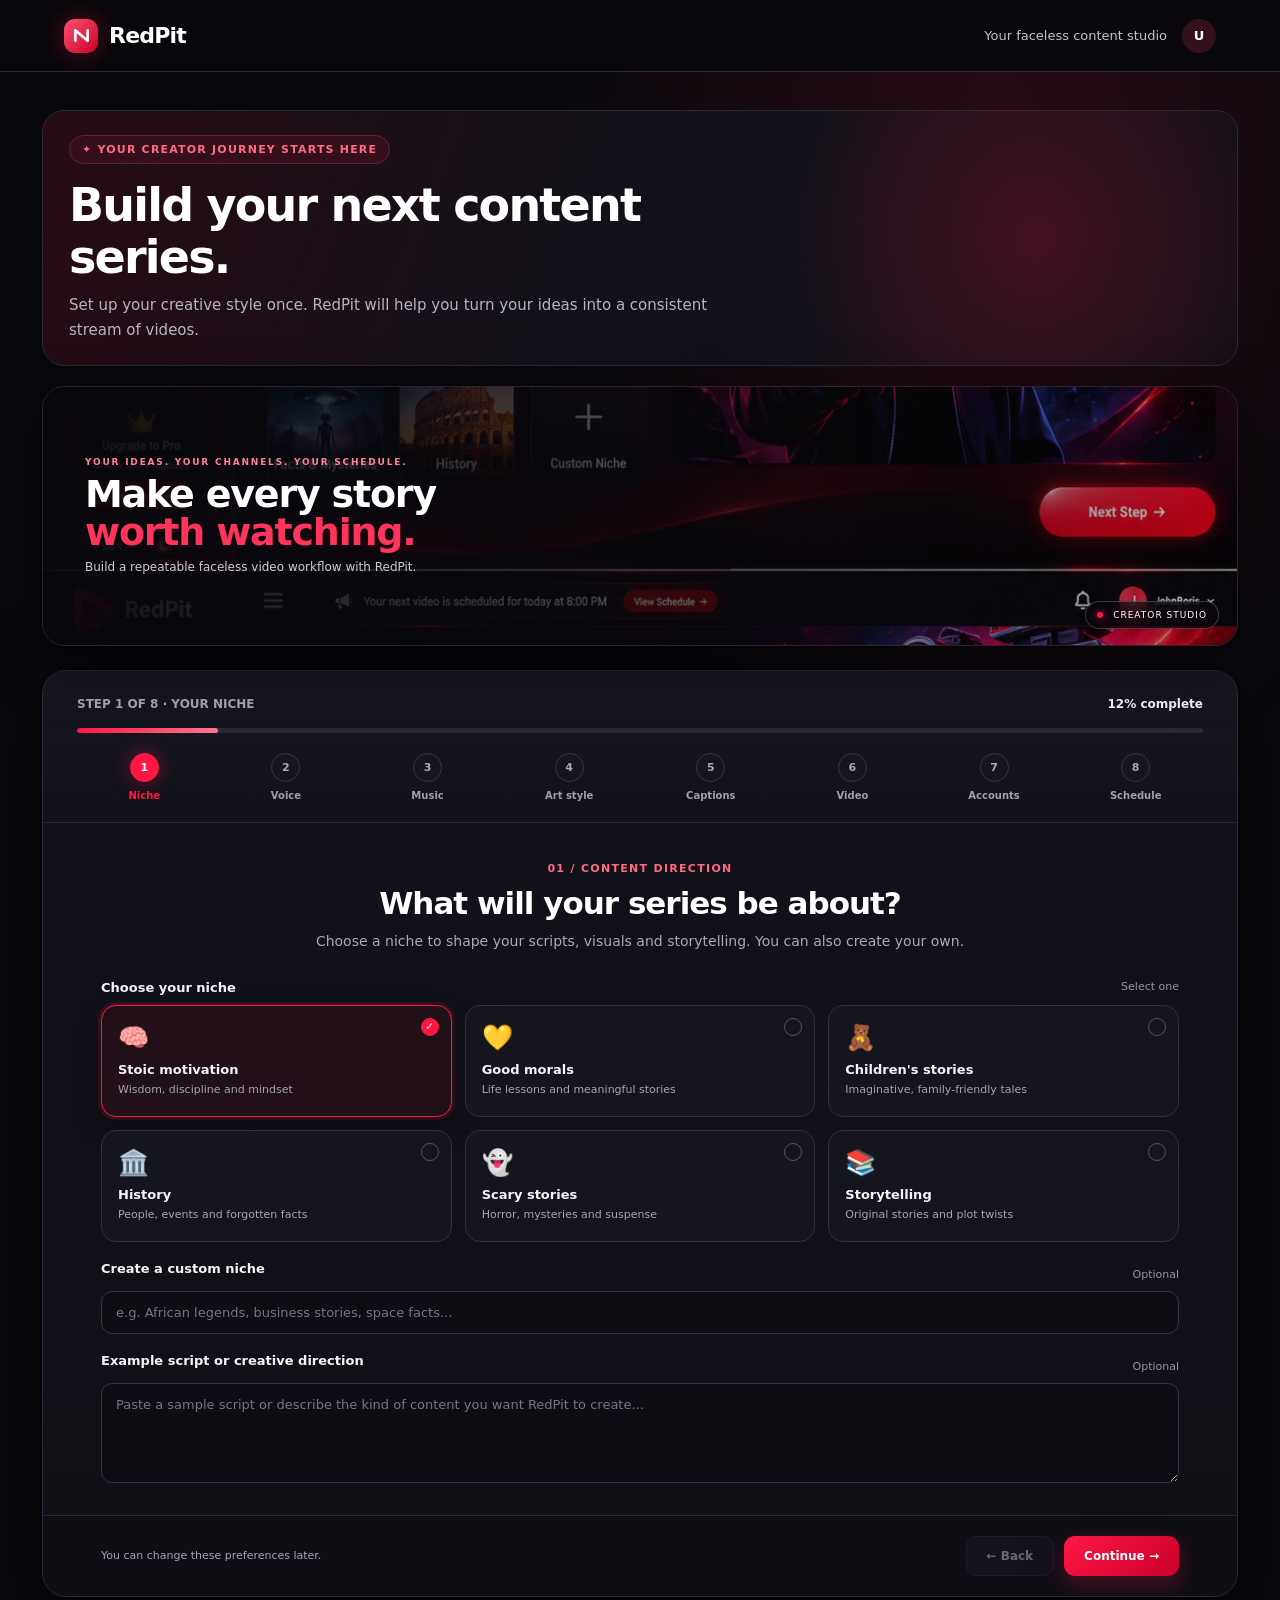
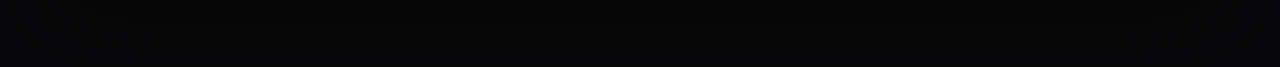
<file: frontend-preview/index.html>
<!DOCTYPE html>
<html lang="en">
<head>
<meta charset="UTF-8">
<meta name="viewport" content="width=device-width, initial-scale=1.0">
<meta name="theme-color" content="#09090d">
<title>RedPit — Your Faceless Content Studio</title>
<style>
:root{--ink:#f4f4f8;--muted:#a5a5b4;--line:#292934;--purple:#ff1744;--purple2:#ff526f;--soft:#211018;--bg:#09090d;--green:#22c55e;--shadow:0 22px 65px rgba(0,0,0,.45)}
*{box-sizing:border-box}html{scroll-behavior:smooth}body{margin:0;background:var(--bg);color:var(--ink);font-family:Inter,ui-sans-serif,system-ui,-apple-system,"Segoe UI",sans-serif}
button,input,textarea,select{font:inherit}button{cursor:pointer}
.topbar{height:72px;background:#09090d;color:#fff;display:flex;align-items:center;justify-content:space-between;padding:0 clamp(18px,5vw,72px);position:sticky;top:0;z-index:20}
.brand{display:flex;align-items:center;gap:11px;font-weight:850;letter-spacing:-.8px;font-size:22px}.brand-mark{width:34px;height:34px;border-radius:11px;background:linear-gradient(135deg,#ff526f,#c9002b);display:grid;place-items:center;box-shadow:0 6px 18px #ff174466}.brand-mark svg{width:21px}
.top-right{display:flex;align-items:center;gap:15px;color:#c6c2d0;font-size:13px}.avatar{width:34px;height:34px;border-radius:50%;background:#302842;color:#fff;display:grid;place-items:center;font-weight:700}
.shell{max-width:1160px;margin:38px auto 70px;padding:0 22px}.intro{text-align:center;margin:0 auto 28px;max-width:760px}.eyebrow{display:inline-flex;align-items:center;gap:7px;color:var(--purple);background:#efe9ff;border-radius:30px;padding:7px 12px;font-size:11px;font-weight:800;letter-spacing:1.2px;text-transform:uppercase}.intro h1{font-size:clamp(28px,4vw,43px);line-height:1.12;letter-spacing:-1.8px;margin:16px 0 10px}.intro p{color:var(--muted);font-size:15px;line-height:1.65;margin:0}
.wizard{background:#12121a;border:1px solid #eeecf3;border-radius:24px;box-shadow:var(--shadow);overflow:hidden}.progress-wrap{padding:26px 34px 21px;border-bottom:1px solid var(--line);background:linear-gradient(180deg,#fff,#fdfcff)}.progress-top{display:flex;justify-content:space-between;align-items:center;margin-bottom:17px;font-size:12px;color:var(--muted);font-weight:650}.progress-top strong{color:var(--ink)}.progress{height:5px;background:#eeeaf5;border-radius:20px;overflow:hidden}.progress span{display:block;height:100%;width:12.5%;background:linear-gradient(90deg,var(--purple),#b18cff);border-radius:20px;transition:width .25s}
.steps{display:grid;grid-template-columns:repeat(8,1fr);gap:7px;margin-top:20px}.step-dot{border:0;background:transparent;color:#a29eac;padding:0;display:flex;flex-direction:column;align-items:center;gap:8px;font-size:10px;font-weight:700;min-width:0}.step-dot .num{width:29px;height:29px;border:1px solid #e6e2ed;border-radius:50%;display:grid;place-items:center;background:#12121a;font-size:11px}.step-dot.active{color:var(--purple)}.step-dot.active .num{background:var(--purple);border-color:var(--purple);color:white;box-shadow:0 4px 12px #ff174444}.step-dot.done .num{background:#30121b;border-color:#d9caff;color:var(--purple)}
.content{padding:34px clamp(20px,5vw,58px) 28px;min-height:510px}.panel{display:none;animation:fade .22s ease}.panel.active{display:block}@keyframes fade{from{opacity:.3;transform:translateY(5px)}to{opacity:1;transform:none}}
.panel-head{text-align:center;max-width:690px;margin:0 auto 28px}.panel-head .mini{font-size:11px;color:var(--purple);font-weight:850;letter-spacing:1.3px;text-transform:uppercase}.panel-head h2{font-size:clamp(23px,3vw,31px);letter-spacing:-1px;margin:9px 0}.panel-head p{color:var(--muted);font-size:14px;line-height:1.6;margin:0}
.field-label{display:flex;justify-content:space-between;gap:12px;font-size:13px;font-weight:750;margin:0 0 10px}.hint{color:#9995a4;font-size:11px;font-weight:500}
.grid{display:grid;grid-template-columns:repeat(3,minmax(0,1fr));gap:13px}.choice{position:relative;text-align:left;border:1px solid var(--line);border-radius:15px;background:#12121a;padding:16px;min-height:112px;transition:.18s;color:var(--ink)}.choice:hover{border-color:#ff526f;transform:translateY(-2px);box-shadow:0 8px 20px #4e2a8910}.choice.selected{border:1.7px solid var(--purple);background:#1b1017;box-shadow:0 0 0 3px #ff174412}.choice .emoji{font-size:25px;display:block;margin-bottom:10px}.choice strong{display:block;font-size:13px}.choice small{display:block;color:var(--muted);font-size:11px;line-height:1.45;margin-top:5px}.check{position:absolute;right:12px;top:12px;width:18px;height:18px;border-radius:50%;border:1px solid #d8d4e0;color:transparent;font-size:11px;display:grid;place-items:center}.selected .check{background:var(--purple);border-color:var(--purple);color:white}
.input,.select,.textarea{width:100%;border:1px solid #e5e2ec;border-radius:11px;padding:13px 14px;background:#12121a;outline:none;color:var(--ink);font-size:13px}.input:focus,.select:focus,.textarea:focus{border-color:var(--purple);box-shadow:0 0 0 3px #ff174414}.textarea{min-height:100px;resize:vertical}.field{margin-top:19px}.field .hint{display:block;margin-top:7px}
.two-col{display:grid;grid-template-columns:1fr 1fr;gap:18px}.voice-list{display:grid;grid-template-columns:repeat(2,1fr);gap:11px}.voice{display:flex;align-items:center;gap:12px;border:1px solid var(--line);border-radius:13px;padding:13px;background:#12121a;text-align:left}.voice.selected{border-color:var(--purple);background:#1b1017}.voice-icon{width:38px;height:38px;border-radius:50%;background:#30121b;color:var(--purple);display:grid;place-items:center;font-size:17px}.voice-info{flex:1}.voice-info strong{display:block;font-size:12px}.voice-info small{color:var(--muted);font-size:10px}.play{border:0;background:#28202a;border-radius:50%;width:30px;height:30px;color:var(--purple)}
.music-row{display:flex;align-items:center;gap:12px;border:1px solid var(--line);padding:13px;border-radius:13px;margin-bottom:10px}.music-art{width:43px;height:43px;border-radius:10px;background:linear-gradient(135deg,#ffd6a7,#f28b9b);display:grid;place-items:center;font-size:19px}.music-row:nth-child(2) .music-art{background:linear-gradient(135deg,#b6e8e0,#6d9fca)}.music-row:nth-child(3) .music-art{background:linear-gradient(135deg,#d8c5ff,#6b4b9c)}.music-meta{flex:1}.music-meta strong{display:block;font-size:12px}.music-meta small{font-size:10px;color:var(--muted)}.music-row input{accent-color:var(--purple)}
.art-grid{display:grid;grid-template-columns:repeat(3,1fr);gap:13px}.art-choice{border:1px solid var(--line);border-radius:14px;overflow:hidden;background:#12121a;text-align:left;padding:0}.art-choice.selected{border:2px solid var(--purple);box-shadow:0 0 0 3px #ff174412}.art-img{height:116px;display:grid;place-items:center;font-size:43px;background:radial-gradient(circle at 25% 20%,#ffd8c7,#a38ce9 55%,#31204f)}.art-choice:nth-child(2) .art-img{background:linear-gradient(135deg,#a5d7db,#4b7eaa)}.art-choice:nth-child(3) .art-img{background:linear-gradient(135deg,#ffce8d,#ed779b)}.art-choice:nth-child(4) .art-img{background:linear-gradient(135deg,#c7e6bd,#4d8c77)}.art-choice:nth-child(5) .art-img{background:linear-gradient(135deg,#22243e,#7776a9)}.art-choice:nth-child(6) .art-img{background:linear-gradient(135deg,#e9d7bd,#9e7058)}.art-caption{padding:12px;font-size:12px;font-weight:750}
.caption-grid{display:grid;grid-template-columns:repeat(3,1fr);gap:13px}.caption-choice{border:1px solid var(--line);border-radius:14px;padding:14px;background:#12121a;text-align:left}.caption-choice.selected{border:2px solid var(--purple);background:#1b1017}.caption-preview{height:70px;background:#09090d;border-radius:9px;display:grid;place-items:center;color:white;font-size:12px;font-weight:900;letter-spacing:.3px;text-shadow:1px 2px #000;margin-bottom:10px}.caption-choice:nth-child(2) .caption-preview span{color:#ff4f63}.caption-choice:nth-child(3) .caption-preview span{background:#ffe45b;color:#f4f4f8;padding:3px 5px}.caption-choice strong{font-size:12px}
.platforms{display:grid;grid-template-columns:repeat(2,1fr);gap:13px}.platform{border:1px solid var(--line);border-radius:14px;padding:17px;display:flex;align-items:center;gap:13px}.platform-icon{width:42px;height:42px;border-radius:12px;background:#f1eff5;display:grid;place-items:center;font-size:21px}.platform-info{flex:1}.platform-info strong{display:block;font-size:13px}.platform-info small{color:var(--muted);font-size:10px}.connect{border:1px solid #ddd8e8;background:#12121a;border-radius:9px;padding:8px 11px;font-size:11px;font-weight:750}.connect.connected{background:#eaf8f3;border-color:#c5ebdd;color:var(--green)}
.schedule-card{background:#1b1017;border:1px solid #e9e0ff;border-radius:16px;padding:19px}.time-input{font-size:25px;font-weight:800;letter-spacing:-1px;max-width:190px}.days{display:flex;flex-wrap:wrap;gap:8px}.day{border:1px solid var(--line);background:#12121a;border-radius:9px;padding:9px 12px;font-size:11px;font-weight:700}.day.active{background:var(--purple);border-color:var(--purple);color:white}.toggle-row{display:flex;justify-content:space-between;align-items:center;padding:13px 0;border-bottom:1px solid var(--line);font-size:12px}.switch{appearance:none;width:39px;height:22px;background:#d8d5df;border-radius:20px;position:relative;cursor:pointer;transition:.2s}.switch:checked{background:var(--purple)}.switch:before{content:"";position:absolute;width:16px;height:16px;top:3px;left:3px;background:#12121a;border-radius:50%;transition:.2s}.switch:checked:before{left:20px}
.footer{border-top:1px solid var(--line);padding:20px clamp(20px,5vw,58px);display:flex;align-items:center;justify-content:space-between;gap:14px;background:#101017}.footer-note{font-size:11px;color:var(--muted)}.actions{display:flex;gap:10px}.btn{border:0;border-radius:11px;padding:12px 20px;font-size:12px;font-weight:800}.btn-primary{background:linear-gradient(135deg,var(--purple),#8d56ff);color:#fff;box-shadow:0 7px 18px #ff174435}.btn-primary:hover{filter:brightness(1.06);transform:translateY(-1px)}.btn-secondary{background:#12121a;border:1px solid var(--line);color:#555163}.btn:disabled{opacity:.4;cursor:not-allowed}
.summary{background:#faf9fc;border:1px solid var(--line);border-radius:14px;padding:17px;font-size:12px;line-height:1.8;color:#625e70}.summary b{color:var(--ink)}
.toast{position:fixed;bottom:22px;left:50%;transform:translate(-50%,20px);background:#09090d;color:#fff;padding:12px 18px;border-radius:12px;font-size:12px;opacity:0;pointer-events:none;transition:.25s;z-index:40}.toast.show{opacity:1;transform:translate(-50%,0)}
@media(max-width:760px){.topbar{height:62px;padding:0 17px}.top-right .hide-mobile{display:none}.shell{margin:25px auto 40px;padding:0 12px}.intro{margin-bottom:20px}.wizard{border-radius:18px}.progress-wrap{padding:19px 16px 15px}.steps{gap:2px}.step-dot{font-size:8px}.step-dot .num{width:26px;height:26px}.step-dot .step-name{max-width:42px;white-space:nowrap;overflow:hidden;text-overflow:ellipsis}.content{padding:26px 16px;min-height:520px}.grid,.art-grid,.caption-grid{grid-template-columns:repeat(2,minmax(0,1fr))}.choice{min-height:104px;padding:13px}.art-img{height:95px}.voice-list,.platforms,.two-col{grid-template-columns:1fr}.footer{padding:16px;align-items:stretch;flex-direction:column}.footer-note{text-align:center}.actions{width:100%}.actions .btn{flex:1}.panel-head{margin-bottom:22px}}
@media(max-width:390px){.step-dot .step-name{display:none}.steps{margin-top:15px}.grid{gap:9px}.choice small{font-size:10px}.content{padding:22px 12px}.brand{font-size:19px}}

/* RedPit signature visual system */
body{background:radial-gradient(ellipse at 78% 8%,rgba(255,23,68,.12),transparent 32%),#09090d;color:#f4f4f8}
.topbar{background:rgba(9,9,13,.92);backdrop-filter:blur(18px);border-bottom:1px solid #292934}
.brand-mark{background:linear-gradient(135deg,#ff526f,#c9002b);box-shadow:0 0 26px #ff174455}
.shell{max-width:1240px}
.intro{text-align:left;max-width:100%;padding:24px 26px 22px;border:1px solid #292934;border-radius:22px;background:linear-gradient(110deg,rgba(255,23,68,.12),rgba(18,18,26,.92) 48%,rgba(18,18,26,.7));position:relative;overflow:hidden}
.intro:after{content:"";position:absolute;right:-5%;top:-65%;width:44%;height:230%;background:radial-gradient(ellipse,rgba(255,23,68,.2),transparent 65%);pointer-events:none;animation:glowPulse 6s ease-in-out infinite}
.intro h1{max-width:650px;font-size:clamp(29px,4vw,46px);color:#fff}
.intro p{max-width:650px;color:#b6b6c3}
.eyebrow{color:#ff6b85;background:#35101c;border:1px solid #612032}
.wizard{background:#111119;border:1px solid #2b2b37;box-shadow:0 28px 90px #0009}
.progress-wrap{background:linear-gradient(180deg,#171720,#111119);border-color:#292934}
.progress{background:#292934}.progress span{background:linear-gradient(90deg,#ff1744,#ff7890);box-shadow:0 0 16px #ff174477}
.step-dot .num{background:#15151e;border-color:#363642;color:#aaa}
.step-dot.active .num{background:#ff1744;border-color:#ff1744;box-shadow:0 0 20px #ff174466}
.step-dot.done .num{background:#35101c;border-color:#692035;color:#ff7890}
.content{background:linear-gradient(180deg,#111119,#101017)}
.panel-head h2{color:#fff}.panel-head p{color:#aaaab8}.panel-head .mini{color:#ff6b85}
.choice,.voice,.music-row,.art-choice,.caption-choice,.platform,.schedule-card{background:#15151e;border-color:#30303d;color:#f4f4f8}
.choice:hover{border-color:#ff526f;box-shadow:0 10px 28px #ff174414}
.choice.selected,.voice.selected,.caption-choice.selected,.art-choice.selected{border-color:#ff1744;background:#211018;box-shadow:0 0 0 3px #ff174422,0 10px 28px #0005}
.choice small,.voice-info small,.music-meta small,.platform-info small{color:#a5a5b4}
.check{border-color:#555}.selected .check{background:#ff1744;border-color:#ff1744}
.input,.select,.textarea{background:#0d0d14;border-color:#353541;color:#f4f4f8}
.input::placeholder,.textarea::placeholder{color:#777784}
.input:focus,.select:focus,.textarea:focus{border-color:#ff526f;box-shadow:0 0 0 3px #ff174422}
.voice-icon{background:#35101c;color:#ff7189}
.play{background:#30121b;color:#ff7189}
.music-art{filter:saturate(.85)}
.caption-preview{background:linear-gradient(135deg,#242430,#08080d)}
.platform-icon{background:#252530}
.connect{background:#1c1c27;border-color:#3a3a48;color:#f4f4f8}
.connect.connected{background:#10281f;border-color:#205f43;color:#69e2a2}
.schedule-card{background:linear-gradient(135deg,#211018,#15151e);border-color:#612032}
.day{background:#171720;border-color:#363642;color:#ddd}
.day.active{background:#ff1744;border-color:#ff1744;color:#fff}
.footer{background:#0e0e15;border-color:#292934}
.footer-note{color:#a5a5b4}
.btn-primary{background:linear-gradient(135deg,#ff1744,#c9002b);box-shadow:0 8px 24px #ff174444}
.btn-secondary{background:#1b1b26;color:#eee;border:1px solid #353541}
.art-img{filter:saturate(.82) brightness(.82)}
.art-caption{color:#eee}
.avatar{background:#35101c;color:#fff}
@keyframes glowPulse{0%,100%{opacity:.55;transform:scale(.95)}50%{opacity:1;transform:scale(1.08)}}
@keyframes floatUp{0%,100%{transform:translateY(0)}50%{transform:translateY(-7px)}}
.wizard{animation:floatUp 9s ease-in-out infinite}
.choice,.voice,.platform,.art-choice,.caption-choice{transition:transform .22s ease,border-color .22s ease,box-shadow .22s ease}
.choice:active,.voice:active,.platform:active{transform:scale(.985)}
@media(prefers-reduced-motion:reduce){*,*:before,*:after{animation:none!important;scroll-behavior:auto!important;transition:none!important}}


.hero-strip{height:clamp(150px,25vw,260px);margin:-8px 0 24px;border:1px solid #30202a;border-radius:22px;overflow:hidden;position:relative;background:#100a10;box-shadow:0 18px 55px #0008}
.hero-strip>img{width:100%;height:100%;object-fit:cover;object-position:center 42%;display:block;opacity:.78;animation:heroDrift 24s ease-in-out infinite alternate}
.hero-strip:after{content:"";position:absolute;inset:0;background:linear-gradient(90deg,rgba(8,8,13,.96) 0%,rgba(8,8,13,.72) 40%,rgba(8,8,13,.06) 100%)}
.hero-overlay{position:absolute;z-index:1;left:clamp(18px,4vw,42px);top:50%;transform:translateY(-50%);display:flex;flex-direction:column;gap:8px;max-width:460px}
.hero-kicker{font-size:9px;letter-spacing:1.8px;color:#ff8297;font-weight:900}
.hero-overlay strong{font-size:clamp(23px,4vw,38px);line-height:1.02;letter-spacing:-1.2px;color:#fff}
.hero-overlay strong em{font-style:normal;color:#ff345d}
.hero-sub{font-size:12px;color:#d0cbd0}
.hero-live{position:absolute;z-index:2;right:18px;bottom:16px;padding:8px 11px;border:1px solid #ffffff33;border-radius:30px;background:#08080d99;color:#fff;font-size:9px;letter-spacing:1px;backdrop-filter:blur(10px)}
.hero-live i{display:inline-block;width:6px;height:6px;border-radius:50%;background:#ff1744;margin-right:6px;box-shadow:0 0 10px #ff1744;animation:liveBlink 1.5s infinite}
@keyframes liveBlink{50%{opacity:.3}}@keyframes heroDrift{from{transform:scale(1)}to{transform:scale(1.07)}}
@media(max-width:600px){.intro{padding:20px 17px}.hero-strip{height:180px;margin-bottom:16px}.hero-overlay{max-width:75%}.hero-sub{font-size:10px}.hero-live{right:10px;bottom:10px}}

</style>
</head>
<body>
<header class="topbar">
  <div class="brand"><span class="brand-mark"><svg viewBox="0 0 24 24" fill="none"><path d="M5 18V6l14 12V6" stroke="white" stroke-width="3" stroke-linecap="round" stroke-linejoin="round"/></svg></span>RedPit</div>
  <div class="top-right"><span class="hide-mobile">Your faceless content studio</span><span class="avatar">U</span></div>
</header>
<main class="shell">
  <section class="intro">
    <span class="eyebrow">✦ YOUR CREATOR JOURNEY STARTS HERE</span>
    <h1>Build your next content series.</h1>
    <p>Set up your creative style once. RedPit will help you turn your ideas into a consistent stream of videos.</p>
  </section>

    <div class="hero-strip" aria-label="RedPit creative studio preview">
      <img src="assets/redpit-hero.png" alt="Cinematic RedPit creator studio artwork">
      <div class="hero-overlay">
        <span class="hero-kicker">YOUR IDEAS. YOUR CHANNELS. YOUR SCHEDULE.</span>
        <strong>Make every story<br><em>worth watching.</em></strong>
        <span class="hero-sub">Build a repeatable faceless video workflow with RedPit.</span>
      </div>
      <span class="hero-live"><i></i> CREATOR STUDIO</span>
    </div>
  <section class="wizard">
    <div class="progress-wrap">
      <div class="progress-top"><span id="stepLabel">STEP 1 OF 8 · YOUR NICHE</span><strong id="percent">12% complete</strong></div>
      <div class="progress"><span id="bar"></span></div>
      <div class="steps" id="steps">
        <button class="step-dot active" data-step="0"><span class="num">1</span><span class="step-name">Niche</span></button>
        <button class="step-dot" data-step="1"><span class="num">2</span><span class="step-name">Voice</span></button>
        <button class="step-dot" data-step="2"><span class="num">3</span><span class="step-name">Music</span></button>
        <button class="step-dot" data-step="3"><span class="num">4</span><span class="step-name">Art style</span></button>
        <button class="step-dot" data-step="4"><span class="num">5</span><span class="step-name">Captions</span></button>
        <button class="step-dot" data-step="5"><span class="num">6</span><span class="step-name">Video</span></button>
        <button class="step-dot" data-step="6"><span class="num">7</span><span class="step-name">Accounts</span></button>
        <button class="step-dot" data-step="7"><span class="num">8</span><span class="step-name">Schedule</span></button>
      </div>
    </div>
    <div class="content">
      <section class="panel active" data-panel="0">
        <div class="panel-head"><span class="mini">01 / Content direction</span><h2>What will your series be about?</h2><p>Choose a niche to shape your scripts, visuals and storytelling. You can also create your own.</p></div>
        <div class="field-label">Choose your niche <span class="hint">Select one</span></div>
        <div class="grid single">
          <button class="choice selected"><span class="check">✓</span><span class="emoji">🧠</span><strong>Stoic motivation</strong><small>Wisdom, discipline and mindset</small></button>
          <button class="choice"><span class="check">✓</span><span class="emoji">💛</span><strong>Good morals</strong><small>Life lessons and meaningful stories</small></button>
          <button class="choice"><span class="check">✓</span><span class="emoji">🧸</span><strong>Children's stories</strong><small>Imaginative, family-friendly tales</small></button>
          <button class="choice"><span class="check">✓</span><span class="emoji">🏛️</span><strong>History</strong><small>People, events and forgotten facts</small></button>
          <button class="choice"><span class="check">✓</span><span class="emoji">👻</span><strong>Scary stories</strong><small>Horror, mysteries and suspense</small></button>
          <button class="choice"><span class="check">✓</span><span class="emoji">📚</span><strong>Storytelling</strong><small>Original stories and plot twists</small></button>
        </div>
        <div class="field"><div class="field-label">Create a custom niche <span class="hint">Optional</span></div><input class="input" id="customNiche" placeholder="e.g. African legends, business stories, space facts..."></div>
        <div class="field"><div class="field-label">Example script or creative direction <span class="hint">Optional</span></div><textarea class="textarea" placeholder="Paste a sample script or describe the kind of content you want RedPit to create..."></textarea></div>
      </section>
      <section class="panel" data-panel="1">
        <div class="panel-head"><span class="mini">02 / Audio identity</span><h2>Choose your voice.</h2><p>Pick the language, narrator and delivery that fit your audience. Preview controls are included in this visual prototype.</p></div>
        <div class="two-col">
          <div><div class="field-label">Language</div><select class="select"><option>English (United States)</option><option>English (United Kingdom)</option><option>English (Nigeria)</option><option>French</option><option>Spanish</option><option>Portuguese</option><option>Hindi</option></select></div>
          <div><div class="field-label">Voice gender</div><select class="select"><option>Any voice</option><option>Female</option><option>Male</option></select></div>
        </div>
        <div class="field-label" style="margin-top:22px">Choose a narrator <span class="hint">Tap to select</span></div>
        <div class="voice-list">
          <button class="voice selected"><span class="voice-icon">♀</span><span class="voice-info"><strong>Olivia · Warm storyteller</strong><small>Natural · expressive · female</small></span><span class="play">▶</span></button>
          <button class="voice"><span class="voice-icon">♂</span><span class="voice-info"><strong>Marcus · Deep narrator</strong><small>Confident · cinematic · male</small></span><span class="play">▶</span></button>
          <button class="voice"><span class="voice-icon">♀</span><span class="voice-info"><strong>Amara · Bright and clear</strong><small>Friendly · energetic · female</small></span><span class="play">▶</span></button>
          <button class="voice"><span class="voice-icon">♂</span><span class="voice-info"><strong>James · Calm and steady</strong><small>Relaxed · conversational · male</small></span><span class="play">▶</span></button>
        </div>
        <div class="field"><div class="field-label">Speaking style</div><div class="grid">
          <button class="choice selected"><span class="check">✓</span><span class="emoji">📖</span><strong>Storyteller</strong></button><button class="choice"><span class="check">✓</span><span class="emoji">🎙️</span><strong>Confident</strong></button><button class="choice"><span class="check">✓</span><span class="emoji">⚡</span><strong>Energetic</strong></button>
        </div></div>
      </section>
      <section class="panel" data-panel="2">
        <div class="panel-head"><span class="mini">03 / Soundtrack</span><h2>Set the mood with music.</h2><p>Choose a background track that supports your story. You can keep videos voice-only or add your own music.</p></div>
        <div class="field-label">Background music <span class="hint">Choose one track</span></div>
        <label class="music-row"><span class="music-art">🎹</span><span class="music-meta"><strong>Emotional cinematic</strong><small>Atmospheric · 02:18</small></span><input type="radio" name="music" checked></label>
        <label class="music-row"><span class="music-art">🌊</span><span class="music-meta"><strong>Peaceful ambient</strong><small>Soft · 03:04</small></span><input type="radio" name="music"></label>
        <label class="music-row"><span class="music-art">🥁</span><span class="music-meta"><strong>Dark suspense</strong><small>Mysterious · 01:56</small></span><input type="radio" name="music"></label>
        <label class="music-row"><span class="music-art">🎧</span><span class="music-meta"><strong>No background music</strong><small>Keep the narration clean</small></span><input type="radio" name="music"></label>
        <div class="field"><div class="field-label">Upload your own track <span class="hint">MP3, WAV</span></div><input class="input" type="file" accept="audio/*"></div>
      </section>
      <section class="panel" data-panel="3">
        <div class="panel-head"><span class="mini">04 / Visual identity</span><h2>Choose your art style.</h2><p>Set the visual direction for the images and scenes in your videos.</p></div>
        <div class="art-grid">
          <button class="art-choice selected"><div class="art-img">🎨</div><div class="art-caption">Modern cartoon</div></button>
          <button class="art-choice"><div class="art-img">🌆</div><div class="art-caption">Cinematic realism</div></button>
          <button class="art-choice"><div class="art-img">🪄</div><div class="art-caption">Whimsical 3D</div></button>
          <button class="art-choice"><div class="art-img">🌿</div><div class="art-caption">Storybook</div></button>
          <button class="art-choice"><div class="art-img">🌌</div><div class="art-caption">Dark fantasy</div></button>
          <button class="art-choice"><div class="art-img">🖼️</div><div class="art-caption">Classic illustration</div></button>
        </div>
        <div class="field"><div class="field-label">Visual detail</div><select class="select"><option>High detail</option><option>Balanced</option><option>Simple and clean</option></select></div>
      </section>
      <section class="panel" data-panel="4">
        <div class="panel-head"><span class="mini">05 / On-screen text</span><h2>Make your captions stand out.</h2><p>Choose a subtitle style that stays readable and matches your content personality.</p></div>
        <div class="caption-grid">
          <button class="caption-choice selected"><div class="caption-preview"><span>YOUR STORY BEGINS</span></div><strong>Bold stroke</strong></button>
          <button class="caption-choice"><div class="caption-preview"><span>YOUR STORY BEGINS</span></div><strong>Red highlight</strong></button>
          <button class="caption-choice"><div class="caption-preview"><span>YOUR STORY BEGINS</span></div><strong>Karaoke</strong></button>
          <button class="caption-choice"><div class="caption-preview"><span>YOUR STORY BEGINS</span></div><strong>Sleek</strong></button>
          <button class="caption-choice"><div class="caption-preview"><span>YOUR STORY BEGINS</span></div><strong>Majestic</strong></button>
          <button class="caption-choice"><div class="caption-preview"><span>YOUR STORY BEGINS</span></div><strong>Beast</strong></button>
        </div>
        <div class="two-col field"><div><div class="field-label">Caption position</div><select class="select"><option>Lower third</option><option>Center</option><option>Upper third</option></select></div><div><div class="field-label">Caption size</div><select class="select"><option>Large</option><option>Medium</option><option>Extra large</option></select></div></div>
      </section>
      <section class="panel" data-panel="5">
        <div class="panel-head"><span class="mini">06 / Video preferences</span><h2>Fine-tune your videos.</h2><p>Choose the format and production preferences for your content series.</p></div>
        <div class="two-col">
          <div><div class="field-label">Video format</div><select class="select"><option>Portrait · 9:16 (TikTok / Reels / Shorts)</option><option>Landscape · 16:9</option><option>Square · 1:1</option></select></div>
          <div><div class="field-label">Video duration</div><select class="select"><option>30–60 seconds</option><option>60–90 seconds</option><option>2–3 minutes</option><option>3–5 minutes</option></select></div>
          <div><div class="field-label">Scene pace</div><select class="select"><option>Dynamic</option><option>Balanced</option><option>Slow cinematic</option></select></div>
          <div><div class="field-label">Content rating</div><select class="select"><option>General audience</option><option>Teen audience</option><option>Mature themes</option></select></div>
        </div>
        <div class="field">
          <div class="toggle-row"><span><b>Auto-generate subtitles</b><br><span class="hint">Create captions from narration</span></span><input class="switch" type="checkbox" checked></div>
          <div class="toggle-row"><span><b>Use monetization-friendly settings</b><br><span class="hint">Avoid avoidable copyright and reuse risks</span></span><input class="switch" type="checkbox" checked></div>
          <div class="toggle-row"><span><b>Review videos before publishing</b><br><span class="hint">Keep each video pending your approval</span></span><input class="switch" type="checkbox" checked></div>
        </div>
      </section>
      <section class="panel" data-panel="6">
        <div class="panel-head"><span class="mini">07 / Social channels</span><h2>Where should your videos go?</h2><p>Connect the accounts you own. In the live product, each connection will use the platform's official authorization flow.</p></div>
        <div class="platforms">
          <div class="platform"><span class="platform-icon">▶️</span><span class="platform-info"><strong>YouTube</strong><small>Shorts and channel uploads</small></span><button class="connect">Connect</button></div>
          <div class="platform"><span class="platform-icon">♪</span><span class="platform-info"><strong>TikTok</strong><small>Publish vertical videos</small></span><button class="connect">Connect</button></div>
          <div class="platform"><span class="platform-icon">◎</span><span class="platform-info"><strong>Instagram</strong><small>Reels publishing</small></span><button class="connect">Connect</button></div>
          <div class="platform"><span class="platform-icon">f</span><span class="platform-info"><strong>Facebook</strong><small>Pages and video publishing</small></span><button class="connect">Connect</button></div>
        </div>
        <div class="field"><div class="summary">🔒 <b>Your accounts stay yours.</b> RedPit will request only the permissions needed to publish on your behalf. This preview does not connect to social networks.</div></div>
      </section>
      <section class="panel" data-panel="7">
        <div class="panel-head"><span class="mini">08 / Series launch</span><h2>Name your series and set your schedule.</h2><p>Choose when RedPit should prepare and publish your content. You can adjust this schedule later.</p></div>
        <div class="two-col">
          <div><div class="field-label">Series name</div><input class="input" id="seriesName" value="My first content series" placeholder="e.g. Daily Stoic Wisdom"></div>
          <div><div class="field-label">Timezone</div><select class="select"><option>Africa/Lagos (WAT, UTC+1)</option><option>UTC</option><option>Europe/London</option><option>America/New_York</option></select></div>
        </div>
        <div class="schedule-card field">
          <div class="field-label">Daily publishing time <span class="hint">Your local time</span></div>
          <input class="input time-input" type="time" value="20:00">
          <div class="field-label" style="margin-top:20px">Publishing days</div>
          <div class="days"><button class="day active">Mon</button><button class="day active">Tue</button><button class="day active">Wed</button><button class="day active">Thu</button><button class="day active">Fri</button><button class="day active">Sat</button><button class="day active">Sun</button></div>
        </div>
        <div class="field">
          <div class="toggle-row"><span><b>Prepare videos ahead of publishing</b><br><span class="hint">Generate content before the scheduled time</span></span><input class="switch" type="checkbox" checked></div>
          <div class="toggle-row"><span><b>Require my approval</b><br><span class="hint">Review videos before they go live</span></span><input class="switch" type="checkbox" checked></div>
        </div>
        <div class="field"><div class="field-label">Your setup summary</div><div class="summary" id="summary">Your series is almost ready. Review your choices and create your series.</div></div>
      </section>
    </div>
    <footer class="footer">
      <span class="footer-note" id="footerNote">You can change these preferences later.</span>
      <div class="actions"><button class="btn btn-secondary" id="back" disabled>← Back</button><button class="btn btn-primary" id="next">Continue →</button></div>
    </footer>
  </section>
</main>
<div class="toast" id="toast"></div>
<script>
const panels=[...document.querySelectorAll('.panel')],dots=[...document.querySelectorAll('.step-dot')];
const names=['YOUR NICHE','YOUR VOICE','BACKGROUND MUSIC','ART STYLE','CAPTION STYLE','VIDEO SETTINGS','SOCIAL ACCOUNTS','SERIES SCHEDULE'];
let current=0;
function toast(msg){const t=document.getElementById('toast');t.textContent=msg;t.classList.add('show');setTimeout(()=>t.classList.remove('show'),2200)}
function showStep(n){current=Math.max(0,Math.min(7,n));panels.forEach((p,i)=>p.classList.toggle('active',i===current));dots.forEach((d,i)=>{d.classList.toggle('active',i===current);d.classList.toggle('done',i<current);d.querySelector('.num').textContent=i<current?'✓':i+1});document.getElementById('bar').style.width=((current+1)/8*100)+'%';document.getElementById('percent').textContent=Math.round((current+1)/8*100)+'% complete';document.getElementById('stepLabel').textContent=`STEP ${current+1} OF 8 · ${names[current]}`;document.getElementById('back').disabled=current===0;document.getElementById('next').textContent=current===7?'Create series ✓':'Continue →';document.getElementById('footerNote').textContent=current===7?'Your series settings are ready to review.':'You can change these preferences later.';if(current===7)makeSummary();window.scrollTo({top:0,behavior:'smooth'})}
document.getElementById('next').addEventListener('click',()=>{if(current<7)showStep(current+1);else toast('Preview complete — publishing and account connections are demo-only.')});
document.getElementById('back').addEventListener('click',()=>showStep(current-1));
dots.forEach(d=>d.addEventListener('click',()=>showStep(+d.dataset.step)));
document.querySelectorAll('.grid.single .choice,.field .grid .choice').forEach(c=>c.addEventListener('click',()=>{c.parentElement.querySelectorAll('.choice').forEach(x=>x.classList.remove('selected'));c.classList.add('selected')}));
document.querySelectorAll('.voice').forEach(c=>c.addEventListener('click',()=>{document.querySelectorAll('.voice').forEach(x=>x.classList.remove('selected'));c.classList.add('selected');toast('Voice selected for preview')}));
document.querySelectorAll('.art-choice,.caption-choice').forEach(c=>c.addEventListener('click',()=>{c.parentElement.querySelectorAll('.art-choice,.caption-choice').forEach(x=>x.classList.remove('selected'));c.classList.add('selected')}));
document.querySelectorAll('.day').forEach(c=>c.addEventListener('click',()=>c.classList.toggle('active')));
document.querySelectorAll('.connect').forEach(c=>c.addEventListener('click',()=>{if(c.classList.contains('connected')){c.classList.remove('connected');c.textContent='Connect'}else{c.classList.add('connected');c.textContent='Demo connected';toast('Demo only — no social account was connected')}}));
function makeSummary(){const niche=document.querySelector('.grid.single .selected strong')?.textContent||'Custom niche';const custom=document.getElementById('customNiche').value.trim();const series=document.getElementById('seriesName').value.trim()||'Untitled series';const time=document.querySelector('input[type=time]').value;const days=[...document.querySelectorAll('.day.active')].map(x=>x.textContent).join(', ')||'No days selected';const voice=document.querySelector('.voice.selected strong')?.textContent||'Default voice';document.getElementById('summary').innerHTML=`<b>Series:</b> ${series}<br><b>Content:</b> ${custom||niche}<br><b>Voice:</b> ${voice}<br><b>Publishing:</b> ${days} at ${time}<br><b>Channels:</b> ${[...document.querySelectorAll('.connect.connected')].map(x=>x.parentElement.querySelector('strong').textContent).join(', ')||'Not connected yet'}`;}
</script>
</body></html>
</file>
